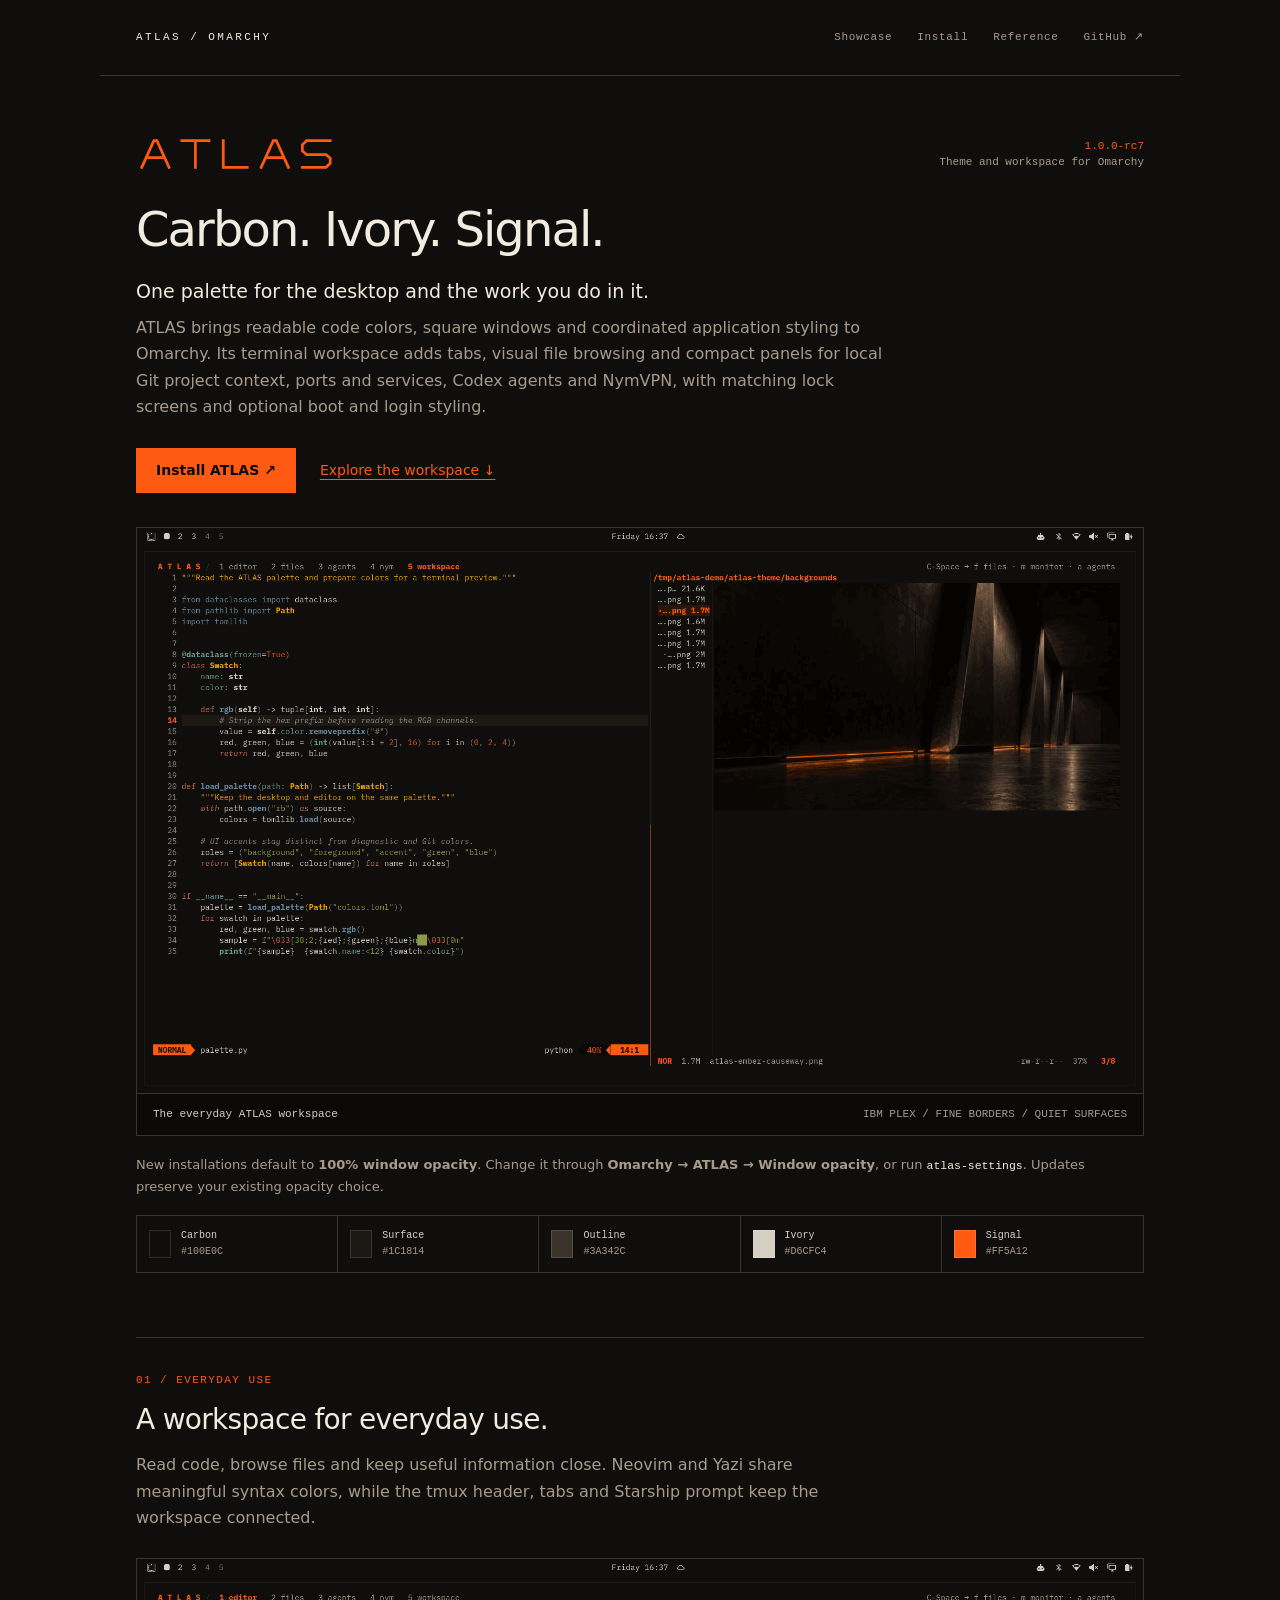
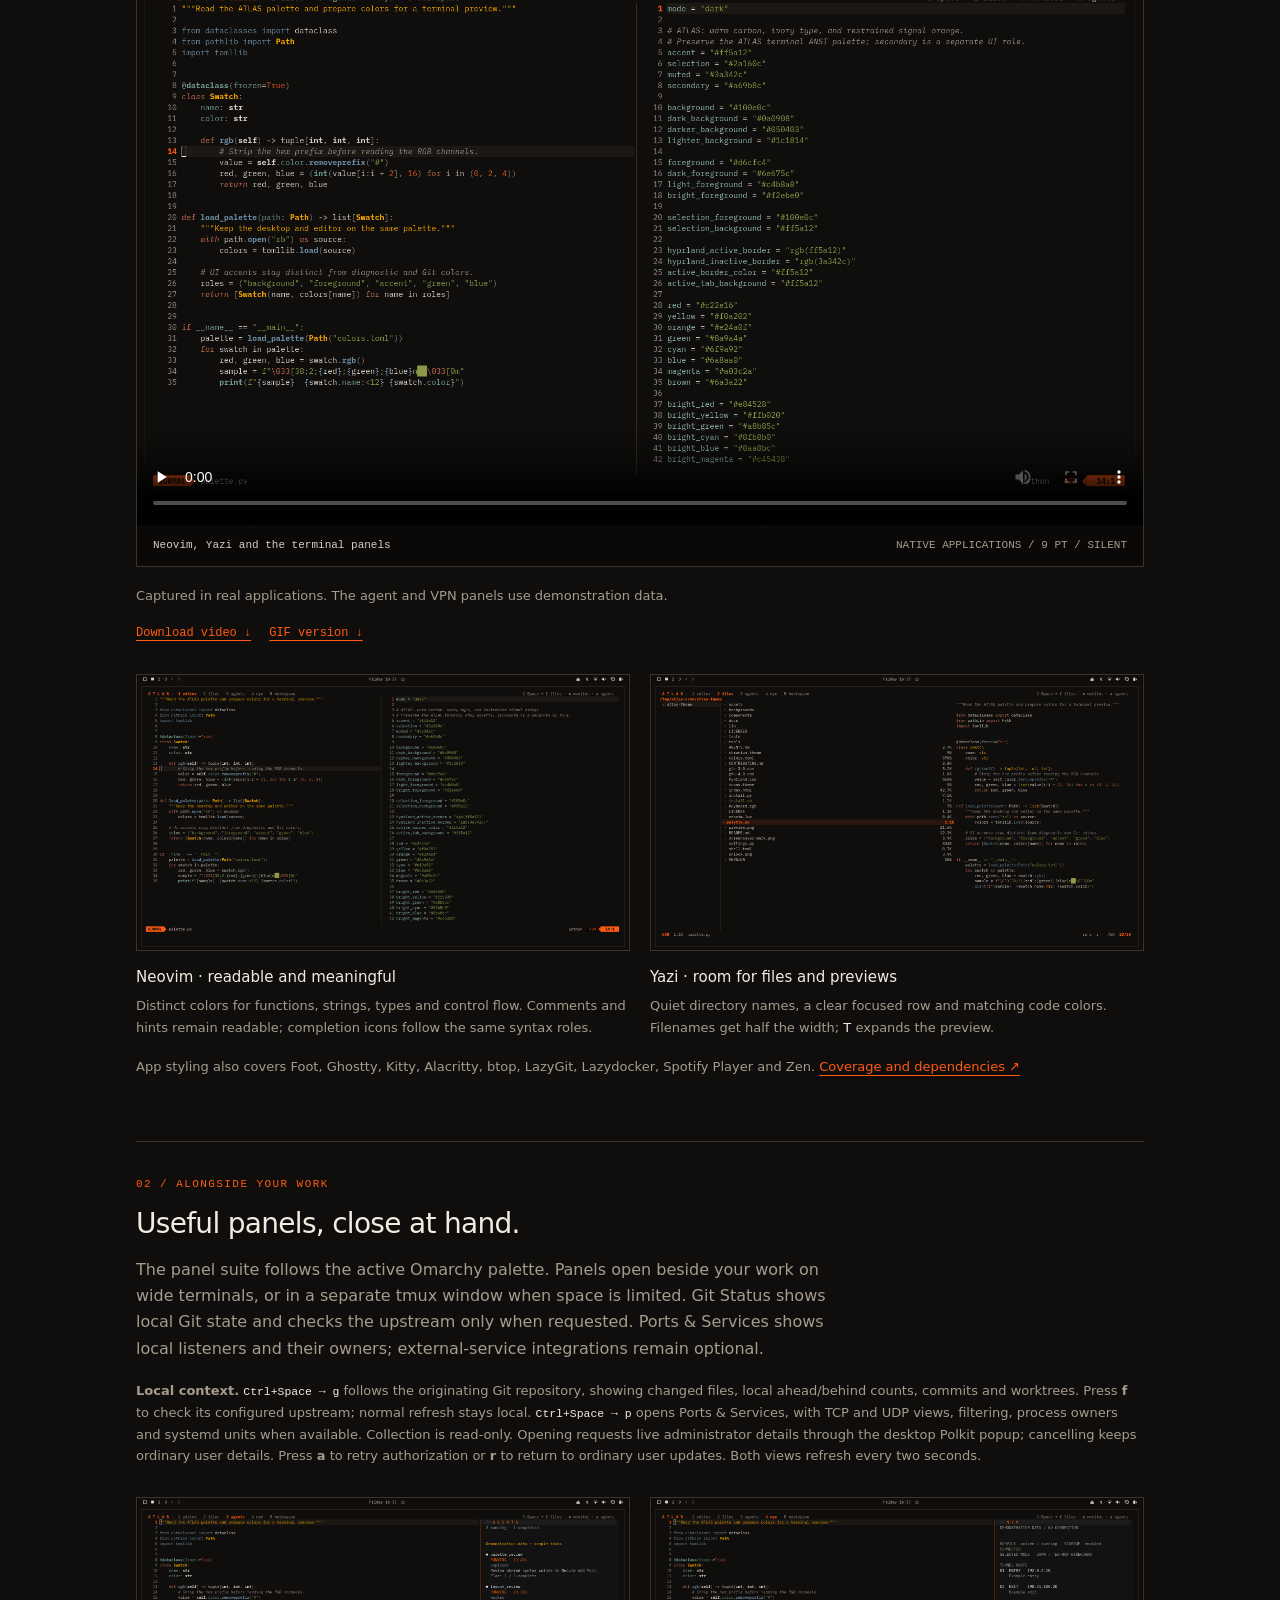
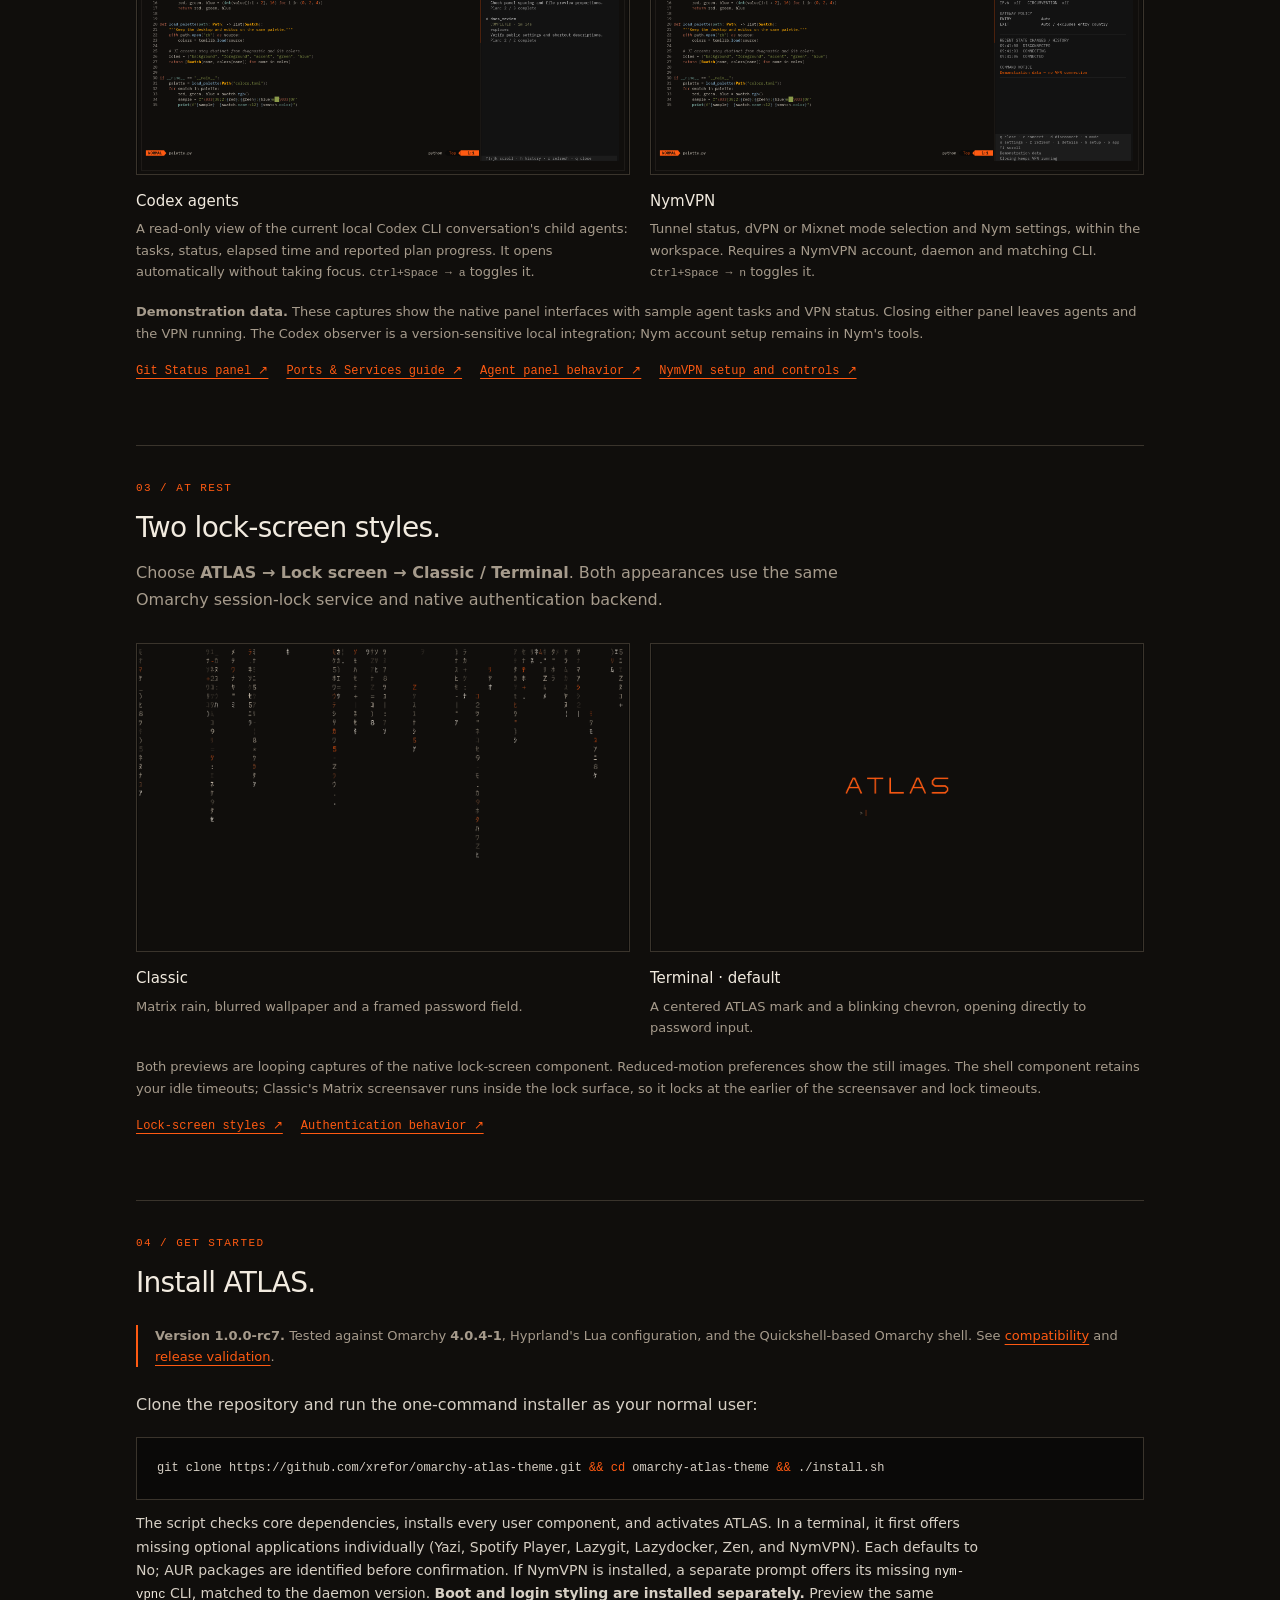
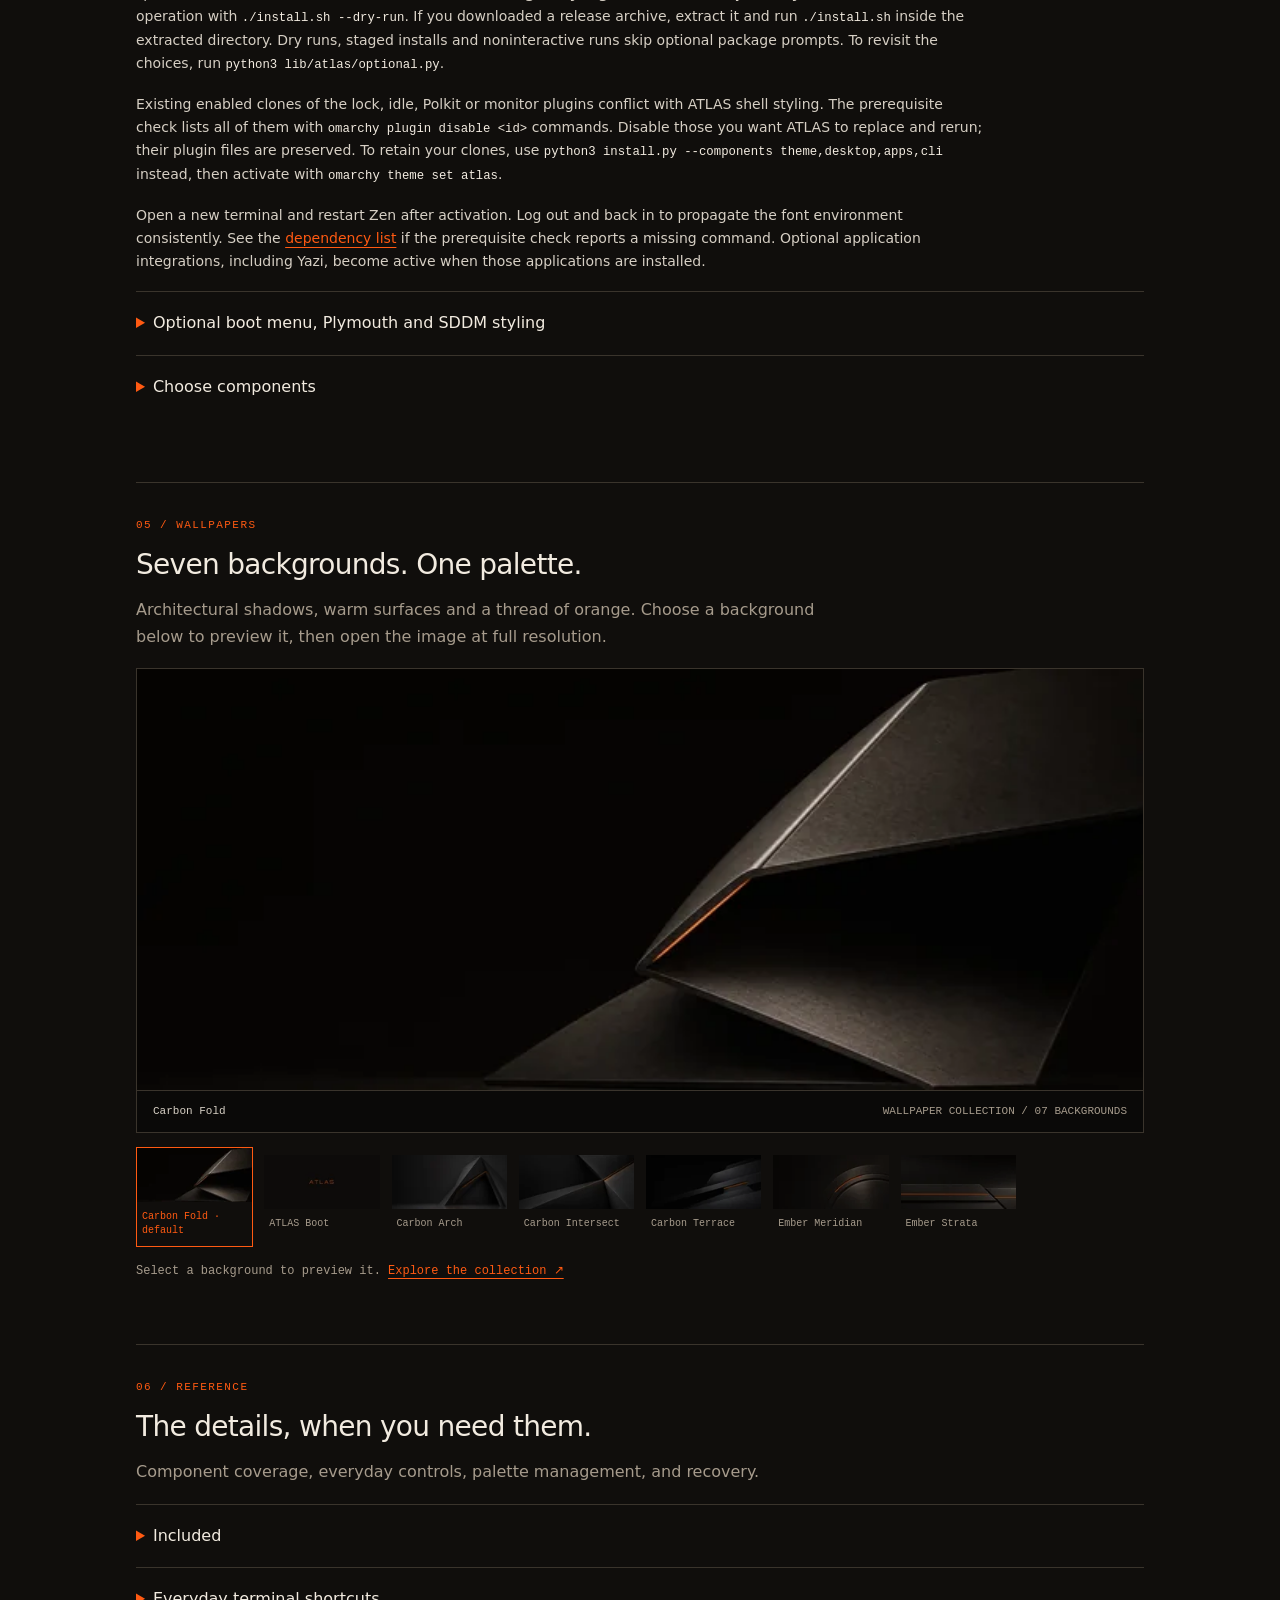
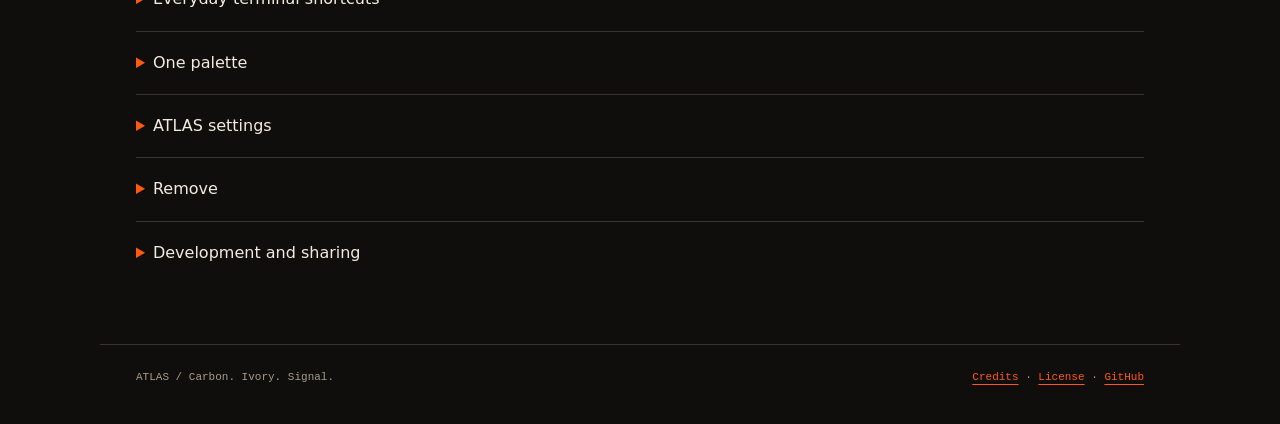
<file: index.html>
<!doctype html>
<html lang="en">
<head>
<meta charset="utf-8">
<meta name="viewport" content="width=device-width, initial-scale=1">
<link rel="canonical" href="https://xrefor.github.io/atlas-showcase/">
<meta name="description" content="ATLAS for Omarchy: carbon surfaces, warm ivory text and signal orange, with readable code colors, a coordinated terminal workspace and optional boot styling.">
<title>ATLAS for Omarchy</title>
<style>
:root{color-scheme:dark;--bg:#100e0c;--deep:#0a0908;--panel:#1c1814;--line:#3a342c;--text:#d6cfc4;--bright:#f2ebe0;--muted:#a69b8c;--orange:#ff5a12;--mono:'IBM Plex Mono',ui-monospace,monospace}
*{box-sizing:border-box}html{scroll-behavior:smooth;scroll-padding-top:24px}body{margin:0;background:var(--bg);color:var(--text);font:16px/1.65 'IBM Plex Sans',system-ui,sans-serif}main,.topbar,footer{max-width:1080px;margin:auto;padding-left:36px;padding-right:36px}a{color:var(--orange);text-underline-offset:4px}a:hover{color:var(--bright)}button,a,summary{-webkit-tap-highlight-color:transparent}a:focus-visible,button:focus-visible,summary:focus-visible{outline:2px solid var(--orange);outline-offset:5px}button{font:inherit}img,video{display:block;max-width:100%;height:auto}figure{margin:0}p{margin:0 0 18px}h1,h2,h3{color:var(--bright);line-height:1.2}h1{font-size:clamp(32px,5vw,48px);font-weight:500;letter-spacing:-.04em;margin:27px 0 17px}h2{font-size:28px;font-weight:500;letter-spacing:-.025em;margin:0 0 16px}h3{font-size:18px;font-weight:500;margin:0 0 12px}.topbar{display:flex;align-items:center;justify-content:space-between;gap:20px;min-height:76px;border-bottom:1px solid var(--line);font:11px/1.6 var(--mono);letter-spacing:.06em}.topbar .brand{color:var(--bright);text-decoration:none;letter-spacing:.22em}.topbar nav{display:flex;gap:25px}.topbar nav a{color:var(--muted);text-decoration:none}.topbar nav a:hover{color:var(--orange)}.hero{padding-top:58px}.hero-top{display:flex;align-items:center;justify-content:space-between;gap:24px}.wordmark{width:200px;height:auto}.release{font:11px/1.5 var(--mono);color:var(--muted);text-align:right}.release strong{display:block;color:var(--orange);font-weight:400}.lead{font-size:19px;color:var(--bright);margin-bottom:8px}.intro{max-width:750px;color:var(--muted)}.actions{display:flex;flex-wrap:wrap;align-items:center;gap:24px;margin:27px 0 34px;font-size:14px}.button{display:inline-block;padding:10px 19px;background:var(--orange);color:var(--deep);text-decoration:none;font-weight:600;border:1px solid var(--orange)}.button:hover{background:var(--bright);border-color:var(--bright);color:var(--deep)}.hero-art{border:1px solid var(--line)}.hero-art>a{display:block}.hero-art img{width:100%;aspect-ratio:3440/1440;object-fit:cover}.caption{display:flex;justify-content:space-between;gap:16px;padding:12px 16px;font:11px/1.5 var(--mono);color:var(--muted);border-top:1px solid var(--line);background:var(--deep)}.caption strong{color:var(--text);font-weight:400}.wall-choices{display:grid;grid-template-columns:repeat(8,minmax(0,1fr));gap:10px;margin-top:14px}.wall-choice{background:none;border:1px solid transparent;padding:0;text-align:left;cursor:pointer;color:var(--muted);min-width:0}.wall-choice img{aspect-ratio:2.1;object-fit:cover;width:100%;filter:brightness(.8)}.wall-choice span{display:block;font:10px/1.4 var(--mono);padding:8px 5px}.wall-choice[aria-pressed=true]{border-color:var(--orange);color:var(--orange)}.wall-choice[aria-pressed=true] img,.wall-choice:hover img{filter:none}.collection-link{font:12px/1.5 var(--mono);margin-top:15px;color:var(--muted)}section.content{margin-top:64px;padding-top:34px;border-top:1px solid var(--line)}.eyebrow{font:11px/1.5 var(--mono);letter-spacing:.13em;text-transform:uppercase;color:var(--orange);margin-bottom:14px}.section-intro{max-width:720px;color:var(--muted)}.surfaces{display:grid;grid-template-columns:repeat(3,minmax(0,1fr));gap:30px;margin:30px 0}.surface{border-left:1px solid var(--line);padding-left:19px}.surface .number{font:11px var(--mono);color:var(--orange);display:block;margin-bottom:13px}.surface p{font-size:14px;color:var(--muted);margin:0}.palette{display:grid;grid-template-columns:repeat(5,minmax(0,1fr));border:1px solid var(--line)}.swatch{min-width:0;padding:12px;display:flex;align-items:center;gap:10px;border-right:1px solid var(--line);font:10px/1.6 var(--mono);color:var(--muted)}.swatch:last-child{border:0}.swatch i{display:block;width:22px;height:28px;border:1px solid #ffffff20;flex:none}.swatch b{display:block;font-weight:400;color:var(--text)}.demo{border:1px solid var(--line);margin-top:26px;background:var(--deep)}.demo video{width:100%;aspect-ratio:16/9}.demo-links{display:flex;flex-wrap:wrap;gap:18px;font:12px/1.6 var(--mono);margin-top:12px}.screens{display:grid;grid-template-columns:1fr 1fr;gap:20px;margin-top:30px}.screens img{width:100%;aspect-ratio:16/9;object-fit:contain;background:var(--deep);border:1px solid var(--line)}.screens figcaption{font-size:13px;color:var(--muted);padding-top:14px}.screens figcaption strong{display:block;font-size:15px;font-weight:500;color:var(--bright);margin-bottom:5px}.screens a:hover img{border-color:var(--orange)}details.feature{margin-top:28px;border:1px solid var(--line);padding:0 20px}summary{cursor:pointer;color:var(--bright);padding:18px 0;font-size:15px}summary::marker{color:var(--orange)}summary .optional{font:10px/1.5 var(--mono);color:var(--muted);margin-left:12px;letter-spacing:.08em}.feature-body{padding:6px 0 22px}.feature-body p{font-size:14px;color:var(--muted);max-width:760px}.feature-body img{border:1px solid var(--line)}.compatibility{font-size:13px;color:var(--muted);border-left:2px solid var(--orange);padding-left:17px;margin:25px 0}.install-body p{max-width:850px;font-size:14px}.install-body>p:first-child{font-size:16px}pre{background:var(--deep);border:1px solid var(--line);padding:20px;overflow-x:auto;font-size:12px;line-height:1.8;max-width:100%}code{font-family:var(--mono);font-size:.88em}pre code{font-size:inherit}p code,td code{color:var(--bright);overflow-wrap:anywhere}.pl-c{color:var(--muted)}.pl-k,.pl-c1{color:var(--orange)}.reference{border-top:1px solid var(--line)}.reference summary{font-size:16px}.reference-body{padding:4px 0 24px;font-size:14px}.reference p{font-size:14px;max-width:850px}.reference h3{margin-top:24px}table{border-collapse:collapse;width:100%;font-size:13px;margin:0 0 20px}td,th{text-align:left;padding:12px 15px;border:1px solid var(--line);vertical-align:top;overflow-wrap:anywhere}th{background:var(--panel);color:var(--bright);font-weight:500}td:first-child{width:27%;color:var(--bright)}footer{margin-top:60px;padding-top:24px;padding-bottom:40px;border-top:1px solid var(--line);display:flex;justify-content:space-between;gap:20px;color:var(--muted);font:11px/1.6 var(--mono)}.skip{position:absolute;top:-80px;left:20px;background:var(--orange);color:var(--deep);padding:10px;z-index:3}.skip:focus{top:12px}
.desktop-art{border:1px solid var(--line);background:var(--deep)}.desktop-art img{width:100%;aspect-ratio:16/9;object-fit:contain}.capture-note{font-size:13px;color:var(--muted);margin:18px 0}.screens figcaption strong.inline{display:inline;font-size:inherit}.locks img{aspect-ratio:16/10}
@media(min-width:1400px){main,.topbar,footer{max-width:1160px}}
@media(max-width:700px){main,.topbar,footer{padding-left:20px;padding-right:20px}.topbar{min-height:65px}.topbar nav{gap:14px;font-size:10px}.topbar nav .repo{display:none}.hero{padding-top:36px}.wordmark{width:155px}.release{font-size:10px}.lead{font-size:17px}.intro{font-size:14px}.wall-choices{grid-template-columns:repeat(4,minmax(0,1fr));gap:8px}.caption{font-size:10px;padding:10px}.surfaces{grid-template-columns:1fr;gap:23px}.surface .number{float:left;margin:4px 13px 0 0}.surface h3{font-size:17px}.palette{grid-template-columns:repeat(3,minmax(0,1fr))}.swatch{border:0;padding:10px;font-size:9px}.screens{grid-template-columns:1fr;gap:25px}section.content{margin-top:45px;padding-top:28px}h2{font-size:25px}.demo .caption,.desktop-art .caption{flex-direction:column;gap:4px}summary .optional{display:block;margin:6px 0 0 18px}footer{flex-direction:column;gap:8px}td,th{padding:8px;font-size:12px}td:first-child{width:32%}.hero-art img{aspect-ratio:2;object-fit:cover}}
@media(prefers-reduced-motion:reduce){html{scroll-behavior:auto}}
</style>
</head>
<body>
<a class="skip" href="#main">Skip to content</a>
<div class="topbar"><a class="brand" href="#main">ATLAS / OMARCHY</a><nav aria-label="Page navigation"><a href="#screenshots">Showcase</a><a href="#install">Install</a><a href="#reference">Reference</a><a class="repo" href="https://github.com/xrefor/omarchy-atlas-theme">GitHub ↗</a></nav></div>
<main id="main">
<header class="hero">
<div class="hero-top"><img class="wordmark" src="assets/atlas.svg" alt="ATLAS" width="200"><div class="release"><strong>1.0.0-rc7</strong>Theme and workspace for Omarchy</div></div>
<h1 id="whole-title">Carbon. Ivory. Signal.</h1>
<p class="lead">One palette for the desktop and the work you do in it.</p>
<p class="intro">ATLAS brings readable code colors, square windows and coordinated application styling to Omarchy. Its terminal workspace adds tabs, visual file browsing and compact panels for local Git project context, ports and services, Codex agents and NymVPN, with matching lock screens and optional boot and login styling.</p>
<div class="actions"><a class="button" href="#install">Install ATLAS <span aria-hidden="true">↗</span></a><a href="#screenshots">Explore the workspace ↓</a></div>
<figure class="desktop-art"><a href="docs/media/atlas-desktop.png"><img src="docs/media/atlas-desktop.png" alt="The ATLAS desktop with a coordinated terminal workspace" fetchpriority="high"></a><figcaption class="caption"><strong>The everyday ATLAS workspace</strong><span>IBM PLEX / FINE BORDERS / QUIET SURFACES</span></figcaption></figure>
<p class="capture-note">New installations default to <strong>100% window opacity</strong>. Change it through <strong>Omarchy → ATLAS → Window opacity</strong>, or run <code>atlas-settings</code>. Updates preserve your existing opacity choice.</p>
<div class="palette" aria-label="ATLAS color palette">
<div class="swatch"><i style="background:#100e0c"></i><span><b>Carbon</b>#100E0C</span></div><div class="swatch"><i style="background:#1c1814"></i><span><b>Surface</b>#1C1814</span></div><div class="swatch"><i style="background:#3a342c"></i><span><b>Outline</b>#3A342C</span></div><div class="swatch"><i style="background:#d6cfc4"></i><span><b>Ivory</b>#D6CFC4</span></div><div class="swatch"><i style="background:#ff5a12"></i><span><b>Signal</b>#FF5A12</span></div>
</div>
</header>

<section class="content" id="screenshots" aria-labelledby="workspace-title">
<p class="eyebrow">01 / Everyday use</p><h2 id="workspace-title">A workspace for everyday use.</h2>
<p class="section-intro">Read code, browse files and keep useful information close. Neovim and Yazi share meaningful syntax colors, while the tmux header, tabs and Starship prompt keep the workspace connected.</p>
<figure class="demo"><video controls playsinline preload="none" poster="docs/media/atlas-editor.png" aria-label="ATLAS desktop, Neovim, Yazi and terminal panel showcase" aria-describedby="demo-description"><source src="docs/media/atlas-overview.mp4" type="video/mp4">Your browser cannot play this video. <a href="docs/media/atlas-overview.mp4">Download the showcase.</a></video><figcaption class="caption" id="demo-description"><strong>Neovim, Yazi and the terminal panels</strong><span>NATIVE APPLICATIONS / 9 PT / SILENT</span></figcaption></figure>
<p class="capture-note">Captured in real applications. The agent and VPN panels use demonstration data.</p>
<div class="demo-links"><a href="docs/media/atlas-overview.mp4" download>Download video ↓</a><a href="docs/media/atlas-overview.gif" download>GIF version ↓</a></div>
<div class="screens">
<figure><a href="docs/media/atlas-editor.png"><img src="docs/media/atlas-editor.png" alt="Code in Neovim with the ATLAS syntax palette and readable comments" loading="lazy"></a><figcaption><strong>Neovim · readable and meaningful</strong>Distinct colors for functions, strings, types and control flow. Comments and hints remain readable; completion icons follow the same syntax roles.</figcaption></figure>
<figure><a href="docs/media/atlas-files.png"><img src="docs/media/atlas-files.png" alt="Yazi file browser with a matching ATLAS code preview" loading="lazy"></a><figcaption><strong>Yazi · room for files and previews</strong>Quiet directory names, a clear focused row and matching code colors. Filenames get half the width; <strong class="inline">T</strong> expands the preview.</figcaption></figure>
</div>
<p class="capture-note">App styling also covers Foot, Ghostty, Kitty, Alacritty, btop, LazyGit, Lazydocker, Spotify Player and Zen. <a href="https://github.com/xrefor/omarchy-atlas-theme/blob/main/docs/DEPENDENCIES.md">Coverage and dependencies ↗</a></p>
</section>

<section class="content" id="panels" aria-labelledby="panels-title">
<p class="eyebrow">02 / Alongside your work</p><h2 id="panels-title">Useful panels, close at hand.</h2>
<p class="section-intro">The panel suite follows the active Omarchy palette. Panels open beside your work on wide terminals, or in a separate tmux window when space is limited. Git Status shows local Git state and checks the upstream only when requested. Ports &amp; Services shows local listeners and their owners; external-service integrations remain optional.</p>
<p class="capture-note"><strong>Local context.</strong> <code>Ctrl+Space → g</code> follows the originating Git repository, showing changed files, local ahead/behind counts, commits and worktrees. Press <strong>f</strong> to check its configured upstream; normal refresh stays local. <code>Ctrl+Space → p</code> opens Ports &amp; Services, with TCP and UDP views, filtering, process owners and systemd units when available. Collection is read-only. Opening requests live administrator details through the desktop Polkit popup; cancelling keeps ordinary user details. Press <strong>a</strong> to retry authorization or <strong>r</strong> to return to ordinary user updates. Both views refresh every two seconds.</p>
<div class="screens">
<figure id="agents"><a href="docs/media/atlas-agents.png"><img src="docs/media/atlas-agents.png" alt="ATLAS Codex agent panel showing demonstration tasks and lifecycle statuses" loading="lazy"></a><figcaption><strong>Codex agents</strong>A read-only view of the current local Codex CLI conversation's child agents: tasks, status, elapsed time and reported plan progress. It opens automatically without taking focus. <code>Ctrl+Space → a</code> toggles it.</figcaption></figure>
<figure id="nymvpn"><a href="docs/media/atlas-terminal.png"><img src="docs/media/atlas-terminal.png" alt="ATLAS NymVPN panel showing demonstration tunnel data beside the terminal workspace" loading="lazy"></a><figcaption><strong>NymVPN</strong>Tunnel status, dVPN or Mixnet mode selection and Nym settings, within the workspace. Requires a NymVPN account, daemon and matching CLI. <code>Ctrl+Space → n</code> toggles it.</figcaption></figure>
</div>
<p class="capture-note"><strong>Demonstration data.</strong> These captures show the native panel interfaces with sample agent tasks and VPN status. Closing either panel leaves agents and the VPN running. The Codex observer is a version-sensitive local integration; Nym account setup remains in Nym's tools.</p>
<div class="demo-links"><a href="https://github.com/xrefor/omarchy-atlas-theme/blob/main/docs/PANELS.md">Git Status panel ↗</a><a href="https://github.com/xrefor/omarchy-atlas-theme/blob/main/docs/PORTS.md">Ports &amp; Services guide ↗</a><a href="https://github.com/xrefor/omarchy-atlas-theme/blob/main/docs/AGENT-PANEL.md">Agent panel behavior ↗</a><a href="https://github.com/xrefor/omarchy-atlas-theme/blob/main/docs/VPN.md">NymVPN setup and controls ↗</a></div>
</section>

<section class="content" id="lock-screens" aria-labelledby="lock-title">
<p class="eyebrow">03 / At rest</p><h2 id="lock-title">Two lock-screen styles.</h2>
<p class="section-intro">Choose <strong>ATLAS → Lock screen → Classic / Terminal</strong>. Both appearances use the same Omarchy session-lock service and native authentication backend.</p>
<div class="screens locks">
<figure><a href="docs/media/atlas-lock.gif"><picture><source media="(prefers-reduced-motion: reduce)" srcset="docs/media/atlas-lock.png 1280w"><img src="docs/media/atlas-lock.gif" alt="Classic ATLAS lock screen with animated Matrix rain, captured from the native lock component" width="1280" height="800" loading="lazy"></picture></a><figcaption><strong>Classic</strong>Matrix rain, blurred wallpaper and a framed password field.</figcaption></figure>
<figure><a href="docs/media/atlas-lock-terminal.gif"><picture><source media="(prefers-reduced-motion: reduce)" srcset="docs/media/atlas-lock-terminal.png 1280w"><img src="docs/media/atlas-lock-terminal.gif" alt="Terminal ATLAS lock screen with a blinking chevron, captured from the native lock component" width="1280" height="800" loading="lazy"></picture></a><figcaption><strong>Terminal · default</strong>A centered ATLAS mark and a blinking chevron, opening directly to password input.</figcaption></figure>
</div>
<p class="capture-note">Both previews are looping captures of the native lock-screen component. Reduced-motion preferences show the still images. The shell component retains your idle timeouts; Classic's Matrix screensaver runs inside the lock surface, so it locks at the earlier of the screensaver and lock timeouts.</p>
<div class="demo-links"><a href="https://github.com/xrefor/omarchy-atlas-theme/blob/main/docs/LOCK-SCREEN.md">Lock-screen styles ↗</a><a href="https://github.com/xrefor/omarchy-atlas-theme/blob/main/docs/AUTH.md">Authentication behavior ↗</a></div>
</section>

<section class="content" id="install" aria-labelledby="install-title"><p class="eyebrow">04 / Get started</p><h2 id="install-title">Install ATLAS.</h2><p class="compatibility"><strong>Version 1.0.0-rc7.</strong> Tested against Omarchy <strong>4.0.4-1</strong>, Hyprland's Lua configuration, and the Quickshell-based Omarchy shell. See <a href="https://github.com/xrefor/omarchy-atlas-theme/blob/main/docs/COMPATIBILITY.md">compatibility</a> and <a href="https://github.com/xrefor/omarchy-atlas-theme/blob/main/docs/VALIDATION.md">release validation</a>.</p><div class="install-body">
<p dir="auto">Clone the repository and run the one-command installer as your normal user:</p>
<div class="highlight highlight-source-shell" dir="auto"><pre class="notranslate">git clone https://github.com/xrefor/omarchy-atlas-theme.git <span class="pl-k">&amp;&amp;</span> <span class="pl-c1">cd</span> omarchy-atlas-theme <span class="pl-k">&amp;&amp;</span> ./install.sh</pre></div>
<p dir="auto">The script checks core dependencies, installs every user component, and activates
ATLAS. In a terminal, it first offers missing optional applications individually
(Yazi, Spotify Player, Lazygit, Lazydocker, Zen, and NymVPN). Each defaults to No;
AUR packages are identified before confirmation. If NymVPN is installed, a
separate prompt offers its missing <code class="notranslate">nym-vpnc</code> CLI, matched to the daemon version.
<strong>Boot and login styling are installed separately.</strong> Preview
the same operation with <code class="notranslate">./install.sh --dry-run</code>. If you downloaded a release
archive, extract it and run <code class="notranslate">./install.sh</code> inside the extracted directory.
Dry runs, staged installs and noninteractive runs skip optional package prompts.
To revisit the choices, run <code class="notranslate">python3 lib/atlas/optional.py</code>.</p>
<p dir="auto">Existing enabled clones of the lock, idle, Polkit or monitor plugins conflict
with ATLAS shell styling. The prerequisite check lists all of them with
<code class="notranslate">omarchy plugin disable &lt;id&gt;</code> commands. Disable those you want ATLAS to replace
and rerun; their plugin files are preserved. To retain your clones, use
<code class="notranslate">python3 install.py --components theme,desktop,apps,cli</code> instead, then activate
with <code class="notranslate">omarchy theme set atlas</code>.</p>
<p dir="auto">Open a new terminal and restart Zen after activation. Log out and back in to
propagate the font environment consistently. See the
<a href="https://github.com/xrefor/omarchy-atlas-theme/blob/main/docs/DEPENDENCIES.md">dependency list</a> if the prerequisite check reports a
missing command. Optional application integrations, including Yazi, become active
when those applications are installed.</p>

<details class="reference"><summary>Optional boot menu, Plymouth and SDDM styling</summary>
<p dir="auto">The boot component is included in the same archive and installed explicitly:</p>
<div class="highlight highlight-source-shell" dir="auto"><pre class="notranslate">sudo python3 install.py boot --dry-run
sudo python3 install.py boot
<span class="pl-c"><span class="pl-c">#</span> After rebooting and checking the boot/login screens:</span>
sudo python3 install.py boot-confirm</pre></div>
<p dir="auto">It backs up the recipient's current EFI partition and changed system files,
adds the ATLAS assets, updates appearance settings, and rebuilds boot images
when required. It preserves disk identifiers, boot entries, kernel parameters,
timeouts, default entry, and authentication policies. A private transaction
backup is retained until <code class="notranslate">boot-confirm</code>. Interrupted transactions are handled
with <code class="notranslate">boot-recover</code>; see the recovery conditions in the boot guide. It never
copies a boot image from the creator's machine.</p>
<p dir="auto">Select individual surfaces with <code class="notranslate">--limine</code>, <code class="notranslate">--plymouth</code>, or <code class="notranslate">--sddm</code>.
See <a href="https://github.com/xrefor/omarchy-atlas-theme/blob/main/docs/BOOT.md">boot installation and recovery</a> for supported partition
layouts, enrollment handling, and rollback.</p>
</details><details class="reference"><summary>Choose components</summary>
<div class="highlight highlight-source-shell" dir="auto"><pre class="notranslate"><span class="pl-c"><span class="pl-c">#</span> Standard desktop colors, artwork and windows only:</span>
python3 install.py --components theme

<span class="pl-c"><span class="pl-c">#</span> Desktop fonts/toolkits/terminals and application workspace:</span>
python3 install.py --components theme,desktop,apps

<span class="pl-c"><span class="pl-c">#</span> Lock screen, Matrix rain, Polkit dialog and display widget:</span>
python3 install.py --components shell

<span class="pl-c"><span class="pl-c">#</span> Core network-command colors:</span>
python3 install.py --components cli

<span class="pl-c"><span class="pl-c">#</span> Optional CLI skins, selected explicitly:</span>
python3 install.py --components cli --cli-groups cli-tcpdump,cli-metasploit,cli-shodan,cli-codex</pre></div>
<p dir="auto"><code class="notranslate">desktop</code> and <code class="notranslate">shell</code> also install the theme. Components share one installation
record, so later installation adds to the same backup baseline. The full archive
always contains every component regardless of the selected installation.</p>
<p dir="auto">Omarchy's normal repository theme installer can load the root palette/artwork.
Omarchy restricts executable
theme files from downloaded repositories, so the complete experience uses the
local installer above.</p>
</details></div></section>

<section class="content" id="wallpapers" aria-labelledby="wallpapers-title">
<p class="eyebrow">05 / Wallpapers</p><h2 id="wallpapers-title">Seven backgrounds. One palette.</h2>
<p class="section-intro">Architectural shadows, warm surfaces and a thread of orange. Choose a background below to preview it, then open the image at full resolution.</p>
<figure class="hero-art"><a id="wallpaper-link" href="backgrounds/00-atlas-carbon-fold.png" aria-label="Open Carbon Fold wallpaper at full resolution"><img id="wallpaper" src="docs/media/previews/00-atlas-carbon-fold-1080.webp" srcset="docs/media/previews/00-atlas-carbon-fold-640.webp 640w, docs/media/previews/00-atlas-carbon-fold-1080.webp 1080w, docs/media/previews/00-atlas-carbon-fold-2160.webp 2160w" sizes="(max-width: 700px) calc(100vw - 42px), (max-width: 1080px) calc(100vw - 74px), 1006px" alt="Carbon Fold: layered dark carbon folds" width="3440" height="1440" loading="lazy" decoding="async"></a><figcaption class="caption"><strong id="wallpaper-caption" aria-live="polite">Carbon Fold</strong><span>WALLPAPER COLLECTION / 07 BACKGROUNDS</span></figcaption></figure>
<div class="wall-choices" aria-label="Choose a wallpaper"><button class="wall-choice" type="button" data-wall="00-atlas-carbon-fold" data-full="backgrounds/00-atlas-carbon-fold.png" data-preview="docs/media/previews/00-atlas-carbon-fold-1080.webp" data-srcset="docs/media/previews/00-atlas-carbon-fold-640.webp 640w, docs/media/previews/00-atlas-carbon-fold-1080.webp 1080w, docs/media/previews/00-atlas-carbon-fold-2160.webp 2160w" data-name="Carbon Fold · default" aria-pressed="true" aria-controls="wallpaper"><img src="docs/media/previews/00-atlas-carbon-fold-160.webp" srcset="docs/media/previews/00-atlas-carbon-fold-160.webp 160w, docs/media/previews/00-atlas-carbon-fold-320.webp 320w" sizes="(max-width: 700px) calc(25vw - 18px), (max-width: 1080px) calc(12.5vw - 19.75px), 116px" alt="" width="160" height="67" loading="lazy" decoding="async"><span>Carbon Fold · default</span></button><button class="wall-choice" type="button" data-wall="atlas-boot" data-full="backgrounds/atlas-boot.png" data-preview="docs/media/previews/atlas-boot-1080.webp" data-srcset="docs/media/previews/atlas-boot-640.webp 640w, docs/media/previews/atlas-boot-1080.webp 1080w, docs/media/previews/atlas-boot-2160.webp 2160w" data-name="ATLAS Boot" aria-pressed="false" aria-controls="wallpaper"><img src="docs/media/previews/atlas-boot-160.webp" srcset="docs/media/previews/atlas-boot-160.webp 160w, docs/media/previews/atlas-boot-320.webp 320w" sizes="(max-width: 700px) calc(25vw - 18px), (max-width: 1080px) calc(12.5vw - 19.75px), 116px" alt="" width="160" height="67" loading="lazy" decoding="async"><span>ATLAS Boot</span></button><button class="wall-choice" type="button" data-wall="atlas-carbon-arch" data-full="backgrounds/atlas-carbon-arch.png" data-preview="docs/media/previews/atlas-carbon-arch-1080.webp" data-srcset="docs/media/previews/atlas-carbon-arch-640.webp 640w, docs/media/previews/atlas-carbon-arch-1080.webp 1080w, docs/media/previews/atlas-carbon-arch-2160.webp 2160w" data-name="Carbon Arch" aria-pressed="false" aria-controls="wallpaper"><img src="docs/media/previews/atlas-carbon-arch-160.webp" srcset="docs/media/previews/atlas-carbon-arch-160.webp 160w, docs/media/previews/atlas-carbon-arch-320.webp 320w" sizes="(max-width: 700px) calc(25vw - 18px), (max-width: 1080px) calc(12.5vw - 19.75px), 116px" alt="" width="160" height="67" loading="lazy" decoding="async"><span>Carbon Arch</span></button><button class="wall-choice" type="button" data-wall="atlas-carbon-intersect" data-full="backgrounds/atlas-carbon-intersect.png" data-preview="docs/media/previews/atlas-carbon-intersect-1080.webp" data-srcset="docs/media/previews/atlas-carbon-intersect-640.webp 640w, docs/media/previews/atlas-carbon-intersect-1080.webp 1080w, docs/media/previews/atlas-carbon-intersect-2160.webp 2160w" data-name="Carbon Intersect" aria-pressed="false" aria-controls="wallpaper"><img src="docs/media/previews/atlas-carbon-intersect-160.webp" srcset="docs/media/previews/atlas-carbon-intersect-160.webp 160w, docs/media/previews/atlas-carbon-intersect-320.webp 320w" sizes="(max-width: 700px) calc(25vw - 18px), (max-width: 1080px) calc(12.5vw - 19.75px), 116px" alt="" width="160" height="67" loading="lazy" decoding="async"><span>Carbon Intersect</span></button><button class="wall-choice" type="button" data-wall="atlas-carbon-terrace" data-full="backgrounds/atlas-carbon-terrace.png" data-preview="docs/media/previews/atlas-carbon-terrace-1080.webp" data-srcset="docs/media/previews/atlas-carbon-terrace-640.webp 640w, docs/media/previews/atlas-carbon-terrace-1080.webp 1080w, docs/media/previews/atlas-carbon-terrace-2160.webp 2160w" data-name="Carbon Terrace" aria-pressed="false" aria-controls="wallpaper"><img src="docs/media/previews/atlas-carbon-terrace-160.webp" srcset="docs/media/previews/atlas-carbon-terrace-160.webp 160w, docs/media/previews/atlas-carbon-terrace-320.webp 320w" sizes="(max-width: 700px) calc(25vw - 18px), (max-width: 1080px) calc(12.5vw - 19.75px), 116px" alt="" width="160" height="67" loading="lazy" decoding="async"><span>Carbon Terrace</span></button><button class="wall-choice" type="button" data-wall="atlas-ember-meridian-native" data-full="backgrounds/atlas-ember-meridian-native.png" data-preview="docs/media/previews/atlas-ember-meridian-native-1080.webp" data-srcset="docs/media/previews/atlas-ember-meridian-native-640.webp 640w, docs/media/previews/atlas-ember-meridian-native-1080.webp 1080w, docs/media/previews/atlas-ember-meridian-native-2160.webp 2160w" data-name="Ember Meridian" aria-pressed="false" aria-controls="wallpaper"><img src="docs/media/previews/atlas-ember-meridian-native-160.webp" srcset="docs/media/previews/atlas-ember-meridian-native-160.webp 160w, docs/media/previews/atlas-ember-meridian-native-320.webp 320w" sizes="(max-width: 700px) calc(25vw - 18px), (max-width: 1080px) calc(12.5vw - 19.75px), 116px" alt="" width="160" height="67" loading="lazy" decoding="async"><span>Ember Meridian</span></button><button class="wall-choice" type="button" data-wall="atlas-ember-strata-native" data-full="backgrounds/atlas-ember-strata-native.png" data-preview="docs/media/previews/atlas-ember-strata-native-1080.webp" data-srcset="docs/media/previews/atlas-ember-strata-native-640.webp 640w, docs/media/previews/atlas-ember-strata-native-1080.webp 1080w, docs/media/previews/atlas-ember-strata-native-2160.webp 2160w" data-name="Ember Strata" aria-pressed="false" aria-controls="wallpaper"><img src="docs/media/previews/atlas-ember-strata-native-160.webp" srcset="docs/media/previews/atlas-ember-strata-native-160.webp 160w, docs/media/previews/atlas-ember-strata-native-320.webp 320w" sizes="(max-width: 700px) calc(25vw - 18px), (max-width: 1080px) calc(12.5vw - 19.75px), 116px" alt="" width="160" height="67" loading="lazy" decoding="async"><span>Ember Strata</span></button></div>
<p class="collection-link">Select a background to preview it. <a href="https://github.com/xrefor/omarchy-atlas-theme/blob/main/docs/WALLPAPER-COLLECTION.md">Explore the collection ↗</a></p>
</section>

<section class="content" id="reference" aria-labelledby="reference-title"><p class="eyebrow">06 / Reference</p><h2 id="reference-title">The details, when you need them.</h2><p class="section-intro">Component coverage, everyday controls, palette management, and recovery.</p><details class="reference" id="included"><summary>Included</summary><div class="reference-body">
<markdown-accessiblity-table><table role="table">
<thead>
<tr>
<th>Surface</th>
<th>ATLAS treatment</th>
</tr>
</thead>
<tbody>
<tr>
<td>Limine</td>
<td>ATLAS branding, carbon background, matching terminal colors</td>
</tr>
<tr>
<td>Plymouth</td>
<td>Original angular ATLAS wordmark, refined lock/password tile, progress line</td>
</tr>
<tr>
<td>SDDM</td>
<td>Matching logo, carbon login surface and warm password controls</td>
</tr>
<tr>
<td>Hyprland</td>
<td>Square windows, 1px focus borders, no shadows; 100% opacity by default, adjustable through Omarchy → ATLAS → Window opacity or <code>atlas-settings</code></td>
</tr>
<tr>
<td>Omarchy shell</td>
<td>Thin neutral outlines, orange focus, opaque panels; existing bar widgets and positions retained</td>
</tr>
<tr>
<td>Lock / authentication</td>
<td>Classic and Terminal lock styles, Matrix rain and native Omarchy PAM/Polkit backend</td>
</tr>
<tr>
<td>Wallpapers</td>
<td>ATLAS Boot, ATLAS Vault, Ember Seam, Thermal Horizon, Cinder Array, Umbra Core, Ember Causeway, Obsidian Fold</td>
</tr>
<tr>
<td>Fonts / GTK</td>
<td>IBM Plex Mono and Sans, GTK3/GTK4 colors, Yaru orange icons</td>
</tr>
<tr>
<td>Terminals</td>
<td>Foot, Ghostty, Kitty and Alacritty preferences; palette generated by Omarchy</td>
</tr>
<tr>
<td>Neovim</td>
<td>ATLAS Aether theme, matching syntax palette and Python highlighting</td>
</tr>
<tr>
<td>NymVPN panel</td>
<td>Live ATLAS tunnel dashboard, dVPN/Mixnet mode and settings menus; optional Nym installation</td>
</tr>
<tr>
<td>Codex agent panel</td>
<td>Automatically shows spawned agents, concise task descriptions, lifecycle status, elapsed time and reported progress in the active palette</td>
</tr>
<tr>
<td>Git Status panel</td>
<td>Git handoff status: uncommitted changes, unpushed commits and upstream changes, with explicit remote checks and no background service</td>
</tr>
<tr>
<td>Ports &amp; Services panel</td>
<td>Local TCP and UDP listeners, process owners and systemd units when available; read-only collection and filtering</td>
</tr>
<tr>
<td>tmux / Starship</td>
<td>Persistent ATLAS header, tabs, full directory path and compact Git status</td>
</tr>
<tr>
<td>Yazi</td>
<td>Matching code-preview colors, clear file markers, expandable previews and removable-drive menu</td>
</tr>
<tr>
<td>Zen</td>
<td>Browser chrome and browser-owned internal pages; native profile discovery</td>
</tr>
<tr>
<td>Spotify terminal player</td>
<td>Selection, playback, lyrics, border and progress colors</td>
</tr>
<tr>
<td>btop / LazyGit / Lazydocker</td>
<td>Native palette and panel styling</td>
</tr>
<tr>
<td>Bash / eza / ls / fzf / jq</td>
<td>Coordinated listing, search and data colors</td>
</tr>
<tr>
<td>Network tools / Metasploit / Shodan</td>
<td>Optional presentation wrappers and native console prompt</td>
</tr>
<tr>
<td>Codex</td>
<td>Orange interface accents and carbon panels; native ATLAS syntax themes selected through <code>/theme</code></td>
</tr>
<tr>
<td>Other Omarchy apps</td>
<td>Standard Omarchy generation from the shared palette, including Chromium, Obsidian and supported AI clients</td>
</tr>
</tbody>
</table></markdown-accessiblity-table>
<p dir="auto">The proprietary graphical Spotify client, website content, and application
binaries are not modified. Wifite's visual adapter is included as reference
source, with its version and installation boundary documented; no machine-bound
root launcher is distributed. See <a href="https://github.com/xrefor/omarchy-atlas-theme/blob/main/docs/CLI.md">CLI coverage</a>.</p>
</div></details><details class="reference" id="shortcuts"><summary>Everyday terminal shortcuts</summary><div class="reference-body">
<markdown-accessiblity-table><table role="table">
<thead>
<tr>
<th>Shortcut</th>
<th>Action</th>
</tr>
</thead>
<tbody>
<tr>
<td>Super+Shift+F</td>
<td>Yazi</td>
</tr>
<tr>
<td>Super+Shift+Alt+M</td>
<td>Spotify terminal player</td>
</tr>
<tr>
<td>Ctrl+Space, then F</td>
<td>Files tab</td>
</tr>
<tr>
<td>Ctrl+Space, then P</td>
<td>Ports &amp; Services panel for local listeners and process owners</td>
</tr>
<tr>
<td>Ctrl+Space, then G</td>
<td>Git Status panel for the originating Git working tree</td>
</tr>
<tr>
<td>Ctrl+Space, then S</td>
<td>Music tab</td>
</tr>
<tr>
<td>Ctrl+Space, then N</td>
<td>NymVPN panel (requires Nym daemon and matching CLI)</td>
</tr>
<tr>
<td>Ctrl+Space, then A</td>
<td>Codex agent panel; automatically opens when an observed session spawns agents</td>
</tr>
<tr>
<td>Ctrl+Space, then I</td>
<td>Directory summary</td>
</tr>
<tr>
<td>Alt+1 / Alt+2 / …</td>
<td>Switch terminal tabs</td>
</tr>
<tr>
<td>Ctrl+B</td>
<td>Alternative tmux prefix</td>
</tr>
</tbody>
</table></markdown-accessiblity-table>
<p dir="auto">Press the prefix, release it, then press the lowercase letter. In Yazi, <strong>Enter</strong>
enters directories and opens files with their normal application; <strong>Right</strong> / <strong>l</strong>
also enters directories. <strong>T</strong> expands the preview; <strong>M</strong> or
<strong>g m</strong> opens Drives. The drive menu uses UDisks/Polkit for mount and eject actions.</p>
<p dir="auto">See <a href="https://github.com/xrefor/omarchy-atlas-theme/blob/main/docs/PORTS.md">Ports &amp; Services controls and visibility limits</a> and <a href="https://github.com/xrefor/omarchy-atlas-theme/blob/main/docs/VPN.md">VPN panel controls and dependencies</a>.</p>
<p dir="auto">The <a href="https://github.com/xrefor/omarchy-atlas-theme/blob/main/docs/AGENT-PANEL.md">agent panel</a> follows the current local Codex conversation
without taking focus. It uses the active Omarchy palette and preserves the
terminal's font. Successful agents move into <strong>Recently completed</strong> after 30
seconds; press <strong>h</strong> in the panel to show their results. Closing it leaves agents
running.</p>
</div></details><details class="reference" id="one-palette"><summary>One palette</summary><div class="reference-body">
<p dir="auto">The palette lives in <code class="notranslate">~/.config/omarchy/themes/atlas/colors.toml</code> after installation.
Apply changes with <code class="notranslate">omarchy theme set atlas</code>. The application hook reads the
active resolved Omarchy palette, so it also follows other themes.</p>
<div class="highlight highlight-source-shell" dir="auto"><pre class="notranslate">atlas-theme sync          <span class="pl-c"><span class="pl-c">#</span> regenerate managed application colors</span>
atlas-theme check         <span class="pl-c"><span class="pl-c">#</span> report drift; exit nonzero if regeneration is needed</span>
atlas-theme doctor --all  <span class="pl-c"><span class="pl-c">#</span> check dependencies</span></pre></div>
<p dir="auto">Templates live in <code class="notranslate">components/apps/templates/</code> and <code class="notranslate">components/desktop/themed/</code>.
The installed runtime is self-contained in <code class="notranslate">~/.local/share/atlas/</code>; the extracted
archive can be removed after installation. Manual edits to managed files stop
updates/removal until reconciled, rather than being silently overwritten.</p>
</div></details><details class="reference" id="settings"><summary>ATLAS settings</summary><div class="reference-body">
<p dir="auto">Open <strong>Omarchy → ATLAS</strong>, or run <code class="notranslate">atlas-settings</code>. The menu includes the native
wallpaper picker, window opacity (80%, 87%, 95%, <strong>100% default</strong>), component
status, local diagnostics, shortcuts, and a preview before restoring saved files.
Updates preserve existing opacity choices. Fullscreen and
application-specific opacity exceptions retain their existing rules. The terminal
font stays at <strong>9 pt</strong>.</p>
<p dir="auto">Optional brighter comments are available under <strong>ATLAS → Neovim comments</strong>.
The Codex CLI integration also includes <strong>ATLAS Readable</strong> in its native <code class="notranslate">/theme</code>
picker. Both preserve the standard preset and existing syntax colors.</p>
<p dir="auto">Neovim's explorer, picker, completion, command dialogs, help overlays and normal
status line share the active palette's accent. Syntax, Git changes, diagnostics,
and editing modes retain their semantic colors, including after theme switches.
Standard comments and editor hints use readable warm gray; completion icons
follow the syntax roles. Yazi shares those core code colors, gives filenames
half the window width, and expands its preview with <strong>T</strong>.</p>
<p dir="auto">Settings use the installer's existing backup journal. Later manual edits block
changes until reconciled. See <a href="https://github.com/xrefor/omarchy-atlas-theme/blob/main/docs/SETTINGS.md">settings and diagnostics</a>.</p>
</div></details><details class="reference" id="remove"><summary>Remove</summary><div class="reference-body">
<p dir="auto">Select a different Omarchy theme before restoring user files:</p>
<div class="highlight highlight-source-shell" dir="auto"><pre class="notranslate">omarchy theme <span class="pl-c1">set</span> <span class="pl-s"><span class="pl-pds">"</span>Tokyo Night<span class="pl-pds">"</span></span>
atlas-theme restore --dry-run
atlas-theme restore</pre></div>
<p dir="auto">Log out and back in afterward to clear ATLAS font settings retained by the
running desktop session.</p>
<p dir="auto">User originals and installed snapshots are recorded privately under
<code class="notranslate">~/.local/state/atlas-bundle/</code>. Original file modes and symlinks are restored;
files introduced by the bundle are removed. This directory is local state and
must never be included in a shared archive. An interrupted user installation
can be rolled back with <code class="notranslate">atlas-theme recover</code> or <code class="notranslate">python3 install.py recover</code>.</p>
<p dir="auto">For boot removal, use the extracted bundle:</p>
<div class="highlight highlight-source-shell" dir="auto"><pre class="notranslate">sudo python3 install.py boot-restore --dry-run
sudo python3 install.py boot-restore</pre></div>
<p dir="auto">Boot removal rebuilds the current installed kernel with the restored appearance.
It does not downgrade to the boot image saved during the original installation.</p>
</div></details><details class="reference" id="development"><summary>Development and sharing</summary><div class="reference-body">
<div class="highlight highlight-source-shell" dir="auto"><pre class="notranslate">python3 tools/check.py
python3 tools/check_release.py
python3 tools/build.py</pre></div>
<p dir="auto">The build writes <code class="notranslate">dist/atlas-1.0.0-rc7.tar.gz</code> and a SHA-256 sidecar. The archive
contains a per-file hash manifest, source, artwork, component installers, tests,
licenses and documentation. It excludes caches, backups, account profiles,
application logs, screenshots of personal content and hardware configuration.</p>
<p dir="auto">GitHub Actions runs portable tests, release verification and showcase validation
on pushes and pull requests. See <a href="https://github.com/xrefor/omarchy-atlas-theme/blob/main/docs/VALIDATION.md#portable-checks-and-ci">CI coverage and local commands</a>.</p>
<p dir="auto">See <a href="https://github.com/xrefor/omarchy-atlas-theme/blob/main/docs/VALIDATION.md">release validation</a>, <a href="https://github.com/xrefor/omarchy-atlas-theme/blob/main/docs/CREDITS.md">credits</a>, and
<a href="https://github.com/xrefor/omarchy-atlas-theme/blob/main/docs/MIGRATION.md">renaming/migration</a>. MIT license applies to project source;
upstream notices are retained in <code class="notranslate">LICENSES/</code>.</p>
<p dir="auto">ATLAS is the new name for the earlier Blackburn customization.</p></div></details></section>
</main>
<footer><span>ATLAS / Carbon. Ivory. Signal.</span><span><a href="https://github.com/xrefor/atlas-showcase/blob/main/CREDITS.md">Credits</a> · <a href="https://github.com/xrefor/atlas-showcase/blob/main/LICENSE">License</a> · <a href="https://github.com/xrefor/omarchy-atlas-theme">GitHub</a></span></footer>
<script>
for (const button of document.querySelectorAll('.wall-choice')) {
  button.addEventListener('click', () => {
    const src = button.dataset.full;
    const name = button.dataset.name;
    const wallpaper = document.getElementById('wallpaper');
    wallpaper.srcset = button.dataset.srcset;
    wallpaper.src = button.dataset.preview;
    wallpaper.alt = name + ' — ATLAS wallpaper';
    document.getElementById('wallpaper-link').href = src;
    document.getElementById('wallpaper-link').setAttribute('aria-label', 'Open ' + name + ' wallpaper at full resolution');
    document.getElementById('wallpaper-caption').textContent = name;
    for (const choice of document.querySelectorAll('.wall-choice')) choice.setAttribute('aria-pressed', String(choice === button));
  });
}
// Pause the showcase when it leaves the viewport or the page is hidden.
const video = document.querySelector('video');
if ('IntersectionObserver' in window) new IntersectionObserver(entries => {
  if (!entries[0].isIntersecting) video.pause();
}).observe(video);
document.addEventListener('visibilitychange', () => { if (document.hidden) video.pause(); });
// Open reference sections when reached through a direct fragment link.
function revealFragment() {
  const target = document.getElementById(location.hash.slice(1));
  if (target && target.tagName === 'DETAILS') target.open = true;
}
window.addEventListener('hashchange', revealFragment);
revealFragment();
</script>
</body>
</html>
</file>
